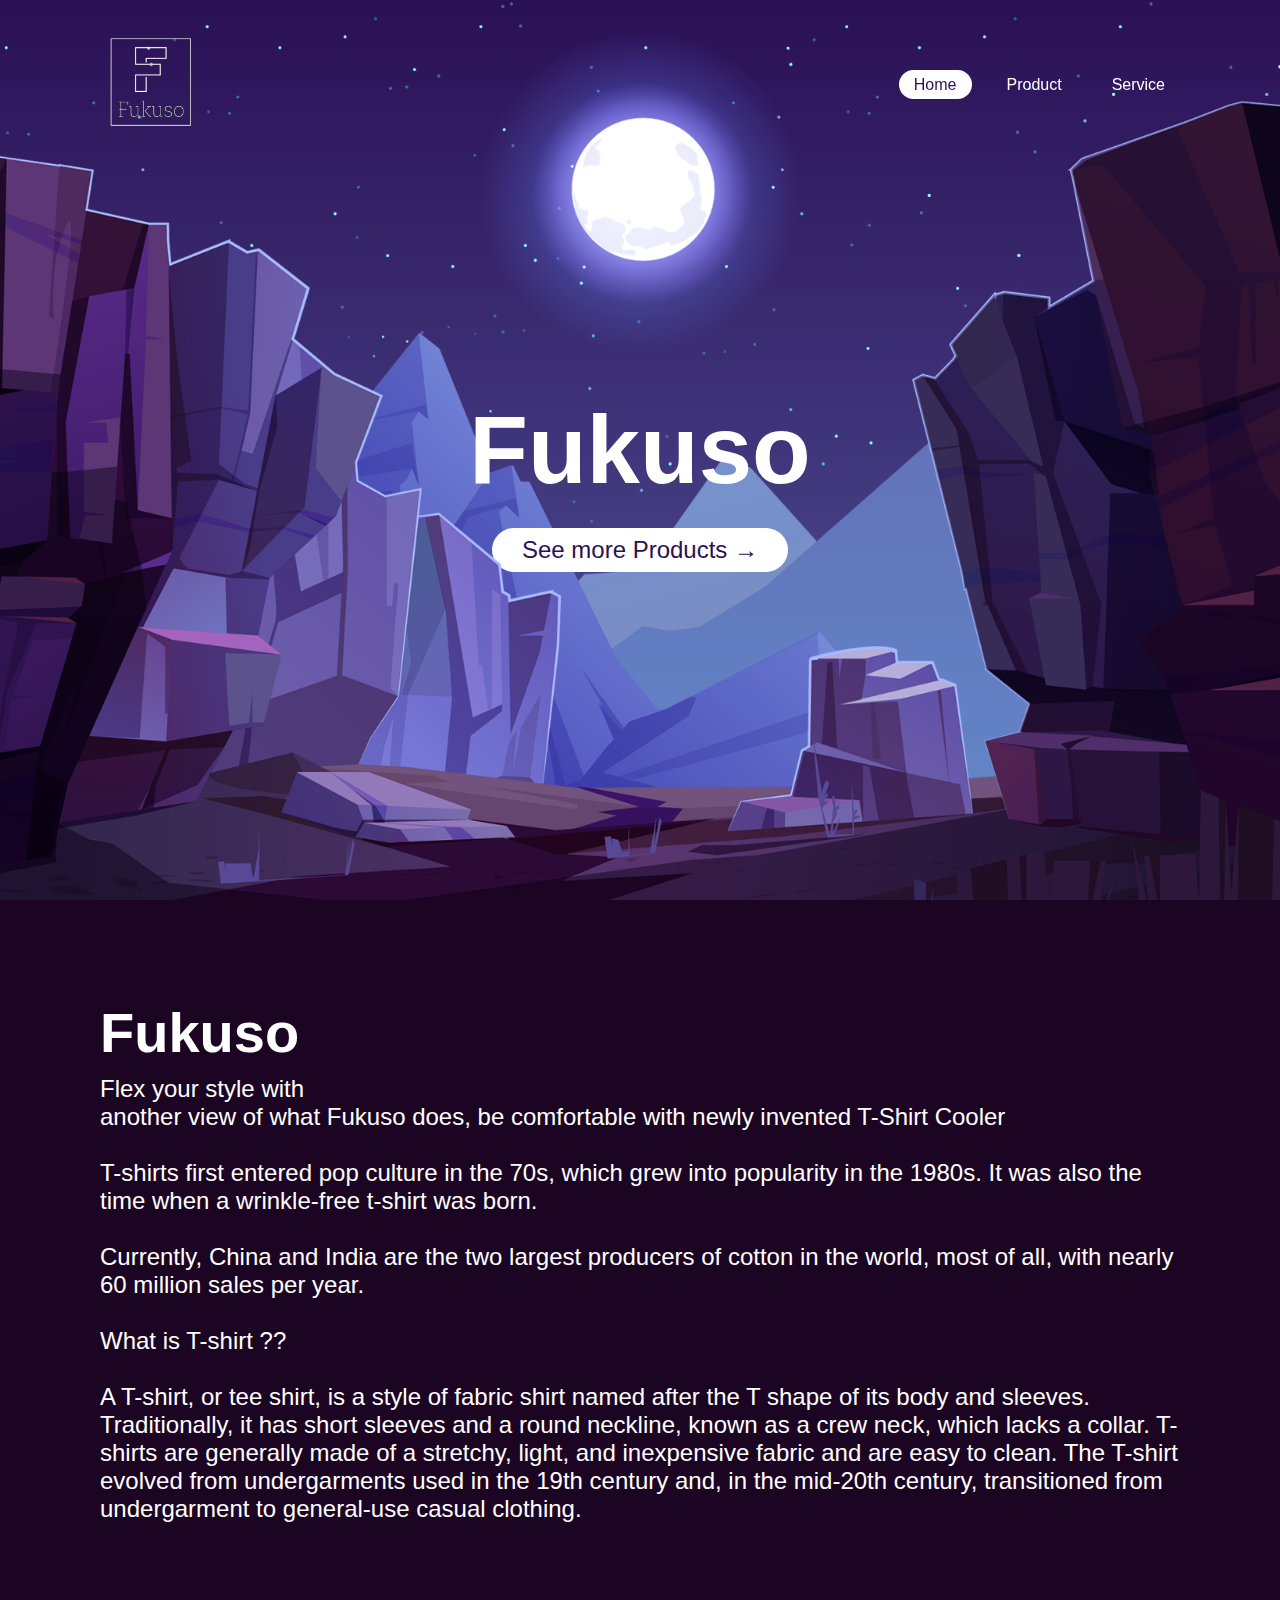
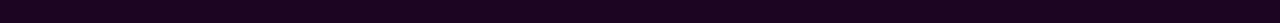
<file: index.html>
<!doctype html> 
<html> 
 <head>
 	<title> Mainpage </title>
 	<link rel="stylesheet" type="text/css" href="style.css">
 </head>
 <body>
 	<header>
 		<a href="a" class="logo"><img src="whitelogo.png" width="100px"> </a>
 		 <ul>
 			<li><a href="#" class="active">Home</a></li>
 			<li><a href="Product.html">Product</a></li>
 			<li><a href="Service.html">Service</a></li>
 		 </ul>
 	 </header>
 	 <section>
 	 	<img src="stars.png" id ="stars">
 	 	<img src="moon.png" id ="moon">
 	 	<img src="mountains_behind.png" id ="mountains_behind">
 	 	<h2 id="text"> Fukuso </h2>
 	 	<a href="MoreProducts.html" id="btn">See more Products &#8594; </a>
 	 	<img src="mountains_front.png" id ="mountains_front">
 	 </section>
 	 <div class="sec" id = "sec">
 	 	<h2> Fukuso </h2>
 	 	<p> Flex your style with <br> another view of what Fukuso does, be comfortable with newly invented T-Shirt Cooler <br><br> T-shirts first entered pop culture in the 70s, which grew into popularity in the 1980s. It was also the time when a wrinkle-free t-shirt was born.<br><br>Currently, China and India are the two largest producers of cotton in the world, most of all, with nearly 60 million sales per year.<br><br> What is T-shirt ?? <br><br>A T-shirt, or tee shirt, is a style of fabric shirt named after the T shape of its body and sleeves. Traditionally, it has short sleeves and a round neckline, known as a crew neck, which lacks a collar. T-shirts are generally made of a stretchy, light, and inexpensive fabric and are easy to clean. The T-shirt evolved from undergarments used in the 19th century and, in the mid-20th century, transitioned from undergarment to general-use casual clothing.</p> 
 	 </div>

 	 <script>
 	 	let stars= document.getElementById('stars');
 	 	let moon= document.getElementById('moon');
 	 	let mountains_behind= document.getElementById('mountains_behind');
 	 	let text= document.getElementById('text');
 	 	let btn= document.getElementById('btn');
 	 	let mountains_front= document.getElementById('mountains_front');
 	 	let header = document.querySelector('header');


 	 	window.addEventListener('scroll', function(){
 	 		let value = window.scrollY;
 	 		stars.style.left = value * 0.25 + 'px';
 	 		moon.style.top = value * 1.5 + 'px';
 	 		mountains_behind.style.top = value * 0.5 + 'px';
 	 		mountains_front.style.top = value * 0 + 'px';
 	 		text.style.marginRight = value * 1.5 + 'px';
 	 		text.style.marginTop = value * 1.5 + 'px';
 	 		btn.style.marginTop = value * 1.5 + 'px';
 	 		header.style.top = value * 0.5 + 'px';
 	 	})
 	 </script>

   </body>
 </html>
</file>
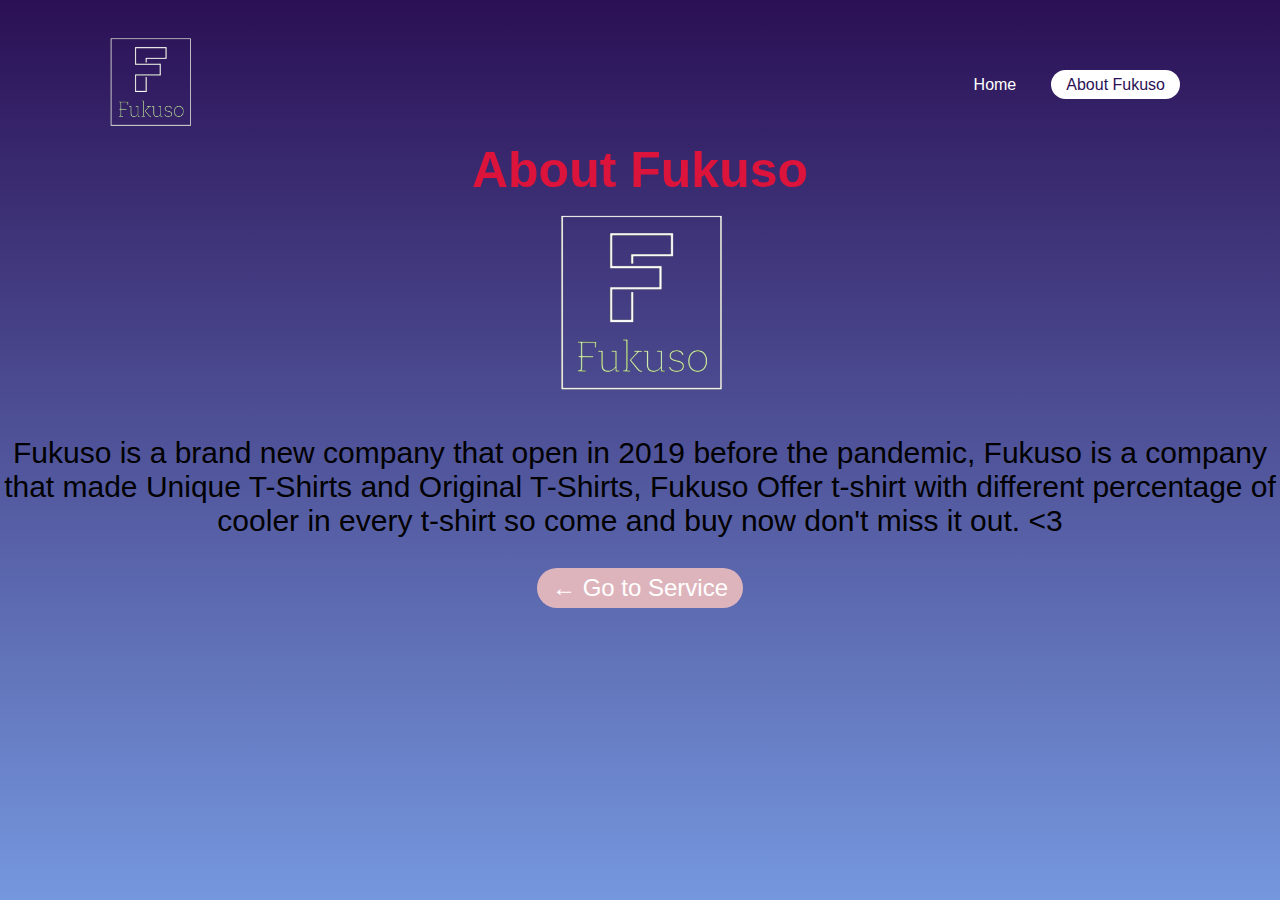
<file: Compony.html>
<!doctype html> 
<html> 
 <head>
 	<title> About The Company </title>
 	<link rel="stylesheet" type="text/css" href="style.css">
 </head>
 <body>
       <header>
        <a href="a" class="logo"><img src="whitelogo.png" width="100px"> </a>
         <ul>
            <li><a href="test.html" >Home</a></li>
            <li><a href="Compony.html" class="active">About Fukuso</a></li>
         </ul>
      </header>

   <div class="h1">
      <div class="head">

         <h1> About Fukuso </h1>
         <center> <img src="whitelogo.png" width="200px"></center>
      </div>
   </div>

<br>


<div class="AboutMe">
   <div class="Cool">
      <p>
                  Fukuso is a brand new company that open in 2019 before the pandemic, Fukuso is a company that made Unique T-Shirts and Original T-Shirts, Fukuso Offer t-shirt with different percentage of cooler in every t-shirt 
         so come and buy now don't miss it out. <3 
      </p>
</div>
</div>

<div class="go-back-button">
    <a href="Service.html" class="btns">&#8592; Go to Service </a>
</div>


   </body>
 </html>
</file>
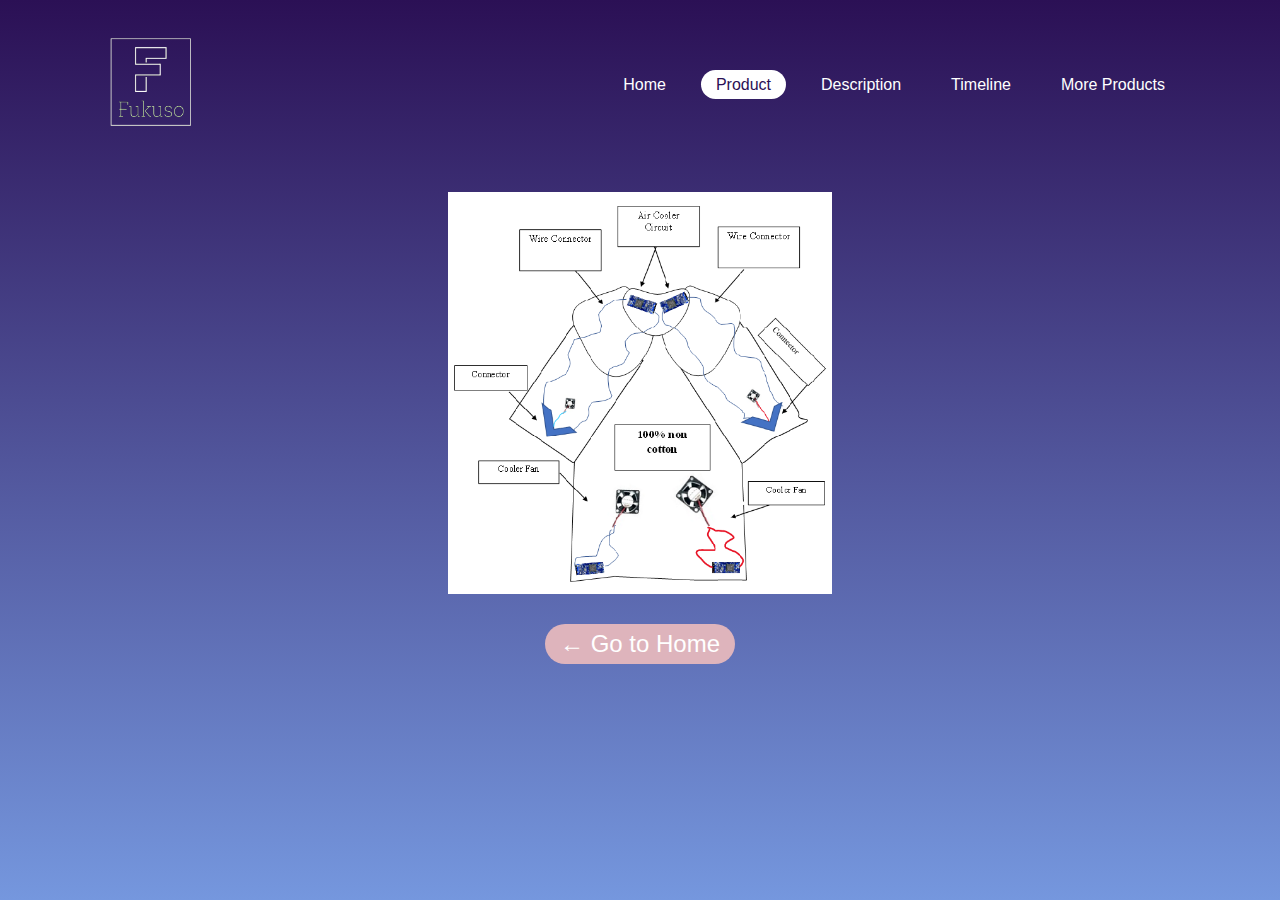
<file: Product.html>
<!doctype html> 
<html> 
 <head>
 	<title> Product </title>
 	<link rel="stylesheet" type="text/css" href="style.css">
 </head>
 <body>

    <header>
        <a href="a" class="logo"><img src="whitelogo.png" width="100px"> </a>
         <ul>
            <li><a href="test.html" >Home</a></li>
            <li><a href="Product.html" class="active">Product</a></li>
            <li><a href="Description.html">Description</a></li>
            <li><a href="Timeline.html">Timeline</a></li>
            <li><a href="MoreProducts.html">More Products</a></li>
         </ul>
     </header>

 	<div class="product">
  <img src="products.png">
</div>

<div class="go-back-button">
    <a href="test.html" class="btns">&#8592; Go to Home </a>
</div>
   </body>
 </html>
</file>
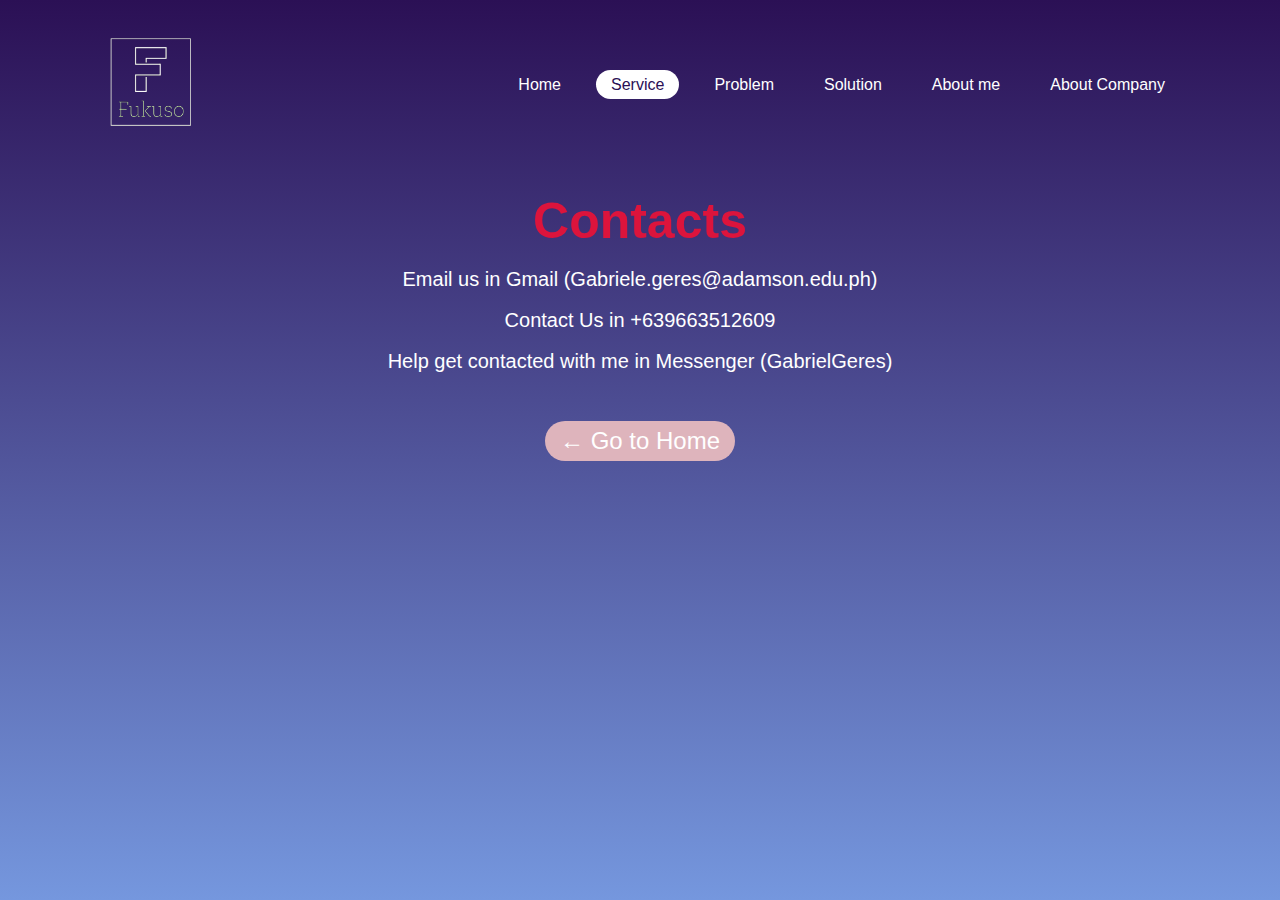
<file: Service.html>
<!doctype html> 
<html> 
 <head>
 	<title> Service </title>
 	<link rel="stylesheet" type="text/css" href="style.css">
 </head>
 <body>

    <header>
        <a href="a" class="logo"><img src="whitelogo.png" width="100px"> </a>
         <ul>
            <li><a href="test.html" >Home</a></li>
            <li><a href="Service.html" class="active">Service</a></li>
            <li><a href="Problem.html">Problem</a></li>
            <li><a href="Solution.html">Solution</a></li>
            <li><a href="AboutMe.html">About me</a></li>
            <li><a href="Compony.html">About Company</a></li>

         </ul>
     </header>

<div class="Service">
   <h1> Contacts </h1>
   <br>
   <div class="Emails">
      <p>Email us in Gmail (Gabriele.geres@adamson.edu.ph)</p>
      <br>
      <p>Contact Us in +639663512609</p>
      <br>
      <p>Help get contacted with me in Messenger (GabrielGeres)</p>
      <br>
   </div>
</div>

<div class="go-back-button">
    <a href="test.html" class="btns">&#8592; Go to Home </a>
</div>
   </body>
 </html>
</file>
<file: style.css>
@import url("https: //fonts.googleapis.com/css?family=poppins: 300,400,500,600,700,800,900&display=swap");

* {
	margin: 0;
	padding: 0;
	box-sizing: border-box;
	font-family: 'Poppins', sans-serif;
	scroll-behavior: smooth;
}
body{
	min-height: 100vh;
	overflow-x: hidden;
	background: linear-gradient(#2b1055,#7597de);
}
header{
	position: absolute;
	top: 0;
	left: 0;
	width: 100%;
	padding: 30px 100px;
	display: flex;
	justify-content: space-between;
	align-items: center;
	z-index: 10000;
}
header .logo{
	color: #fff;
	font-weight: 700;
	text-decoration: none;
	font-size: 2em;
	text-transform: uppercase;
	letter-spacing: 2px;
}
header ul {
	display: flex;
	justify-content: center;
	align-items: center;
}
header ul li{
	list-style: none;
	margin-left: 20px;
}
header ul li a {
	text-decoration: none;
	padding: 6px 15px;
	color: #fff;
	border-radius: 20px;
}
header ul li a:hover, 
header ul li a.active
{
	background: #fff;
	color: #2b1055;
}
section{
position: relative;
width: 100%;
height: 100vh;
padding: 100px;
display: flex;
justify-content: center;
align-items: center;
overflow: hidden;
}
section img{
	position: absolute;
	top: 0;
	left: 0;
	width: 100%;
	height: 100%;
	object-fit: cover;
	pointer-events: none;
}
section img#moon
{
	mix-blend-mode: screen;
}
section img#mountains_front
{
	z-index: 10;}

#text{
	position: absolute;
	color: #fff;
	white-space: nowrap;
	font-size: 7.5vw;
	z-index: 9;
	
}
#btn{
	text-decoration: none;
	display: inline-block;
	padding: 8px 30px;
	border-radius: 40px;
	background: #fff;
	color: #2b1055;
	font-size: 1.5em;
	z-index: 9;
	transform: translateY(100px);
}
.sec{
	position: relative;
	padding: 100px;
	background: #1c0522;
}
.sec h2{
font-size: 3.5em;
margin-bottom: 10px;
color: #fff;
}
.sec p{
font-size: 1.5em;
color: #fff;
}



/*  Product */ 

.product img{
	padding-top: 15%;
	width: 30%;
	display: block;
  margin-left: auto;
  margin-right: auto;
}
.product a{
	text-decoration: none;
	display: inline-block;
	background: #122620;
	color: #FBE5C8;
	padding: 8px 30px;
	margin: 30px 0;
	border-radius: 30px;
	transition: background 0.5s;
}
.go-back-button{
position: relative;
padding: 30px;
display: flex;
justify-content: center;
align-items: center;
overflow: hidden;

}
.go-back-button a{
	text-decoration: none;
	padding: 6px 15px;
	background: #deb4bc;
	color: #fff;
	border-radius: 20px;
	font-size: 1.5em;
}
.go-back-button a:hover{
		background: #908ff1;
	color: #fff;
}


/* SERVICE */
.Service h1{
	font-size: 50px;
	font-family: sans-serif;
	text-align: center;
	color: #DC143C;
	padding-top: 15%;

}
.Emails p{
	font-size: 20px;
	font-family: sans-serif;
	text-align: center;
	color: #fff;}


	/* More Products <3 */ 

.body {
	margin: 0;
	padding: -100px;
	box-sizing: border-box;
	display: flex;
	justify-content: center;
	align-items: center;
	min-height: 100vh;
}

.container
{
position: relative;
display: inline-flex;
-webkit-box-reflect: below 1px linear-gradient(transparent,transparent,
transparent, #0004);
}

.container .box{
position: relative;
width: 320px;
height: 400px;
background: #444;
margin: 0 20px;
border-radius: 20px;
background: linear-gradient(45deg,#2da2ff 25%, #444 25%, #444 50%, 
	#2da2ff 50%, #2da2ff 75%, #444 75%, #444 100%);
background-size: 40px 40px;
filter: grayscale(1);
animation: animateBg 0.5s linear infinite;
animation-play-state: paused;
transition: filter 1s;
display: flex;
justify-content: center;

}
.container .box:nth-child(2)
{
	background: linear-gradient(135deg,#ff61ae 25%, #444 25%, #444 50%, 
	#ff61ae 50%, #ff61ae 75%, #444 75%, #444 100%);
	background-size: 40px 40px;
}
.container .box:hover
{
	animation-play-state: running;
	filter: grayscale(0);
}
@keyframes animateBg
{
  0%
 {
 	background-position: 0;
 }
   100%
 {
	background-position: 40px;
 }
}

.container .box img {
	position: absolute;
	bottom: 0;
	height: 90%;
	transition:height 0.5s;
}
.container .box:hover img{
	height: 430px;
}

     /* ABOUT MEH */ 

.head h1{
	text-align: center;
	font-size: 50px;
	color: #DC143C;
	padding-top: 11%;
}

.Cool p{
	font-size: 30px;
	text-align: center;
	padding-top: 10px;

}

/* Timeline */ 

.Timelines img{
	padding-top: 10px;
width: 100px;
display: block;
margin-left: auto;
margin-right: auto;
}
</file>
